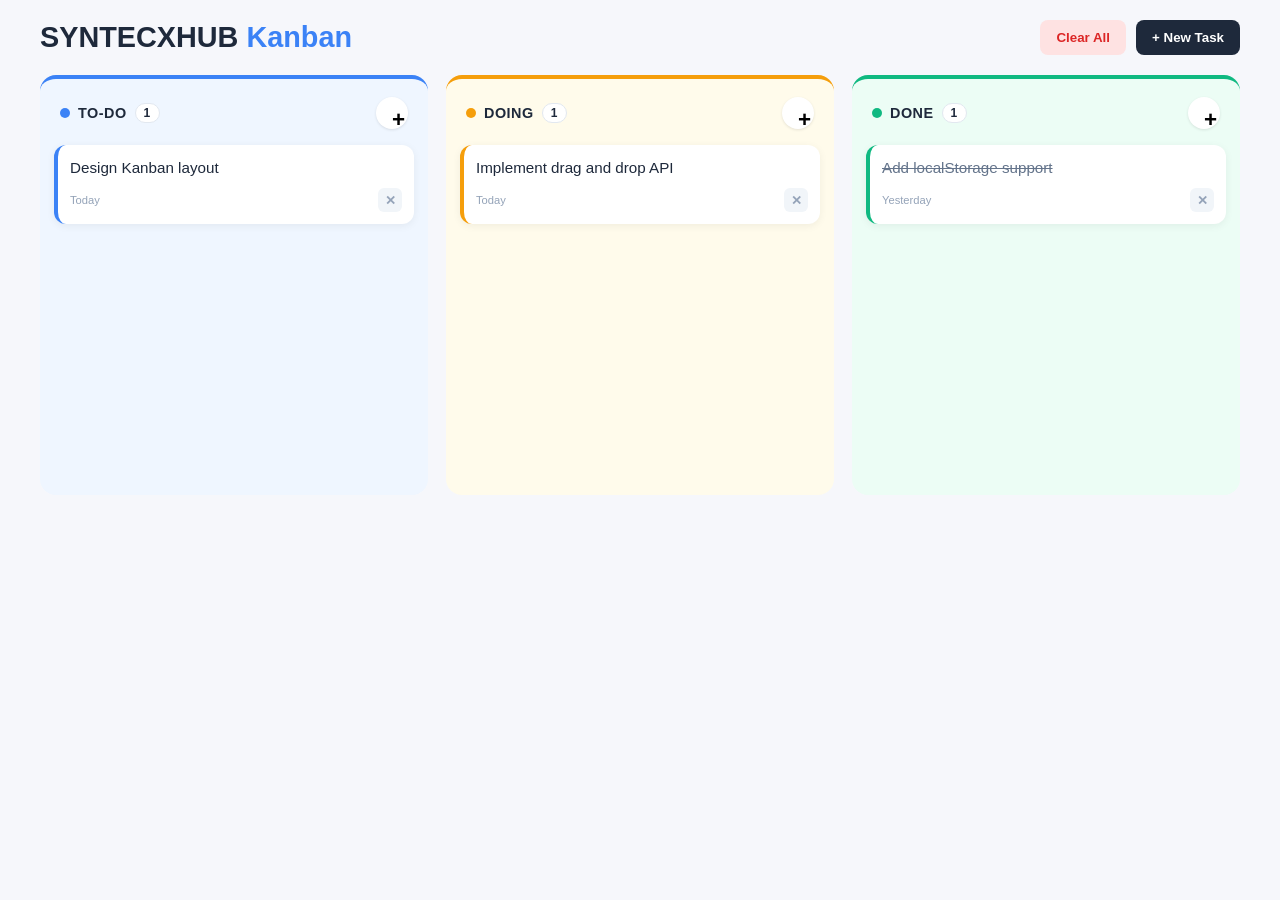
<file: Kanban Board/index.html>
<!DOCTYPE html>
<html lang="en">
<head>
  <meta charset="UTF-8">
  <meta name="viewport" content="width=device-width, initial-scale=1.0">
  <title>Kanban Board - SYNTECXHUB Project 2</title>
  <link rel="stylesheet" href="style.css">
</head>
<body>
  <header>
    <h1>SYNTECXHUB <span>Kanban</span></h1>
    <div class="actions">
      <button class="btn-clear" onclick="clearBoard()">Clear All</button>
      <button class="btn-primary" onclick="openModal('todo')">+ New Task</button>
    </div>
  </header>

  <main class="board" id="board">
    <section class="column" data-col="todo">
      <div class="col-header">
        <div class="col-title"><span class="dot todo-dot"></span> To-Do <span class="col-count" id="count-todo">0</span></div>
        <button class="add-btn" onclick="openModal('todo')">+</button>
      </div>
      <div class="task-list" data-list="todo"></div>
    </section>

    <section class="column" data-col="doing">
      <div class="col-header">
        <div class="col-title"><span class="dot doing-dot"></span> Doing <span class="col-count" id="count-doing">0</span></div>
        <button class="add-btn" onclick="openModal('doing')">+</button>
      </div>
      <div class="task-list" data-list="doing"></div>
    </section>

    <section class="column" data-col="done">
      <div class="col-header">
        <div class="col-title"><span class="dot done-dot"></span> Done <span class="col-count" id="count-done">0</span></div>
        <button class="add-btn" onclick="openModal('done')">+</button>
      </div>
      <div class="task-list" data-list="done"></div>
    </section>
  </main>

  <div class="modal-bg" id="modal">
    <div class="modal">
      <h3 id="modalTitle">Add Task</h3>
      <textarea id="taskInput" placeholder="What needs to be done?"></textarea>
      <div class="modal-actions">
        <button class="btn-ghost" onclick="closeModal()">Cancel</button>
        <button class="btn-primary" onclick="confirmAdd()">Add Task</button>
      </div>
    </div>
  </div>

  <script src="script.js"></script>
</body>
</html>
</file>
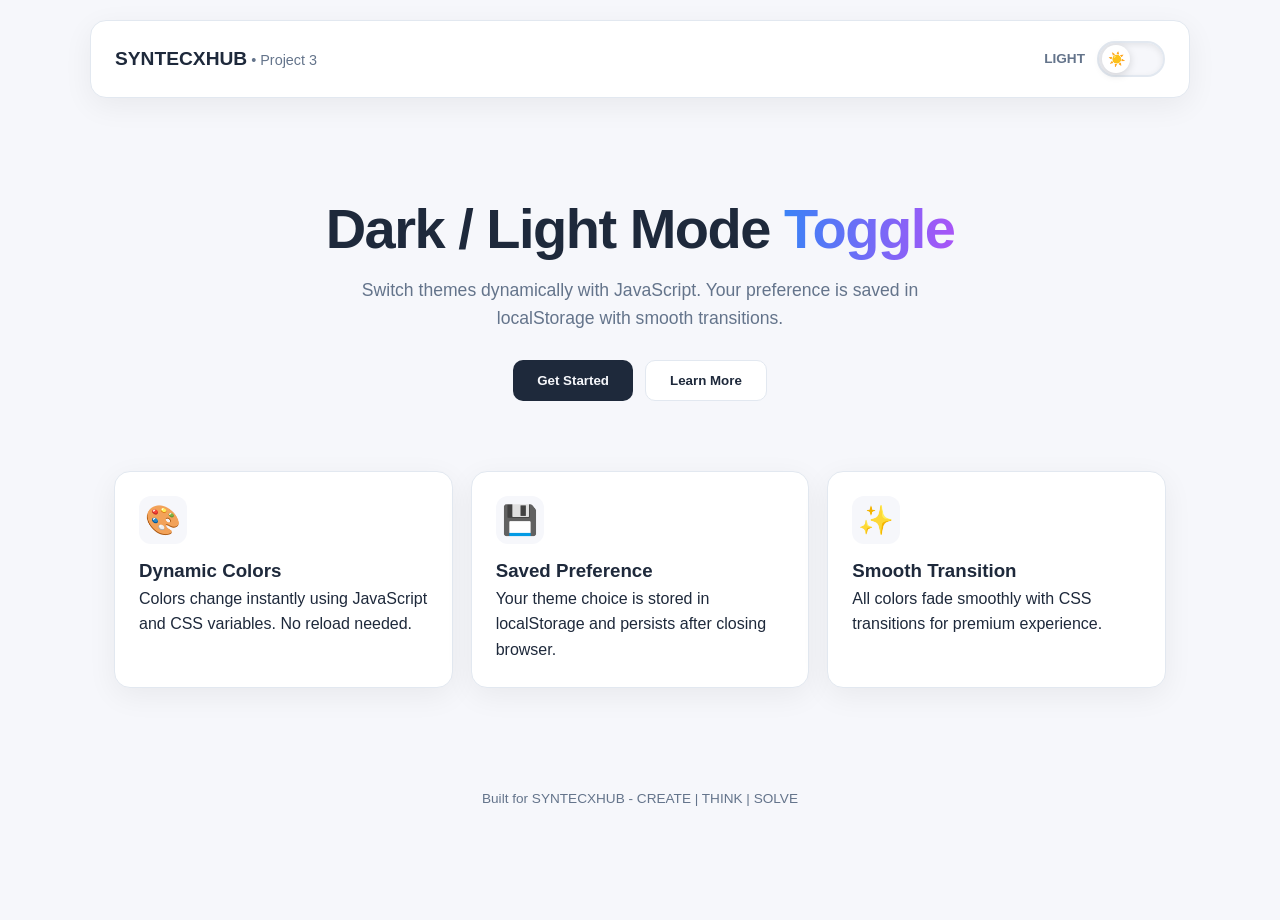
<file: Mode Toggie/index.html>
<!DOCTYPE html>
<html lang="en">
<head>
  <meta charset="UTF-8">
  <meta name="viewport" content="width=device-width, initial-scale=1.0">
  <title>Dark / Light Mode - SYNTECXHUB Project 3</title>
  <link rel="stylesheet" href="style.css">
</head>
<body>
  <header>
    <div class="logo">SYNTECXHUB<span> • Project 3</span></div>
    <div class="toggle-wrap">
      <span class="icon-label" id="modeLabel">Light</span>
      <button class="theme-toggle" id="themeToggle" aria-label="Toggle theme">
        <span class="toggle-track">
          <span class="toggle-thumb">
            <span class="icon sun">☀️</span>
            <span class="icon moon">🌙</span>
          </span>
        </span>
      </button>
    </div>
  </header>

  <main>
    <section class="hero">
      <h1>Dark / Light Mode <span class="gradient">Toggle</span></h1>
      <p>Switch themes dynamically with JavaScript. Your preference is saved in localStorage with smooth transitions.</p>
      <div class="btns">
        <button class="primary">Get Started</button>
        <button class="secondary">Learn More</button>
      </div>
    </section>

    <section class="cards">
      <div class="card">
        <div class="card-icon">🎨</div>
        <h3>Dynamic Colors</h3>
        <p>Colors change instantly using JavaScript and CSS variables. No reload needed.</p>
      </div>
      <div class="card">
        <div class="card-icon">💾</div>
        <h3>Saved Preference</h3>
        <p>Your theme choice is stored in localStorage and persists after closing browser.</p>
      </div>
      <div class="card">
        <div class="card-icon">✨</div>
        <h3>Smooth Transition</h3>
        <p>All colors fade smoothly with CSS transitions for premium experience.</p>
      </div>
    </section>
  </main>

  <footer><p>Built for SYNTECXHUB - CREATE | THINK | SOLVE</p></footer>
  <script src="script.js"></script>
</body>
</html>
</file>
<file: Kanban Board/style.css>
:root{
  --todo:#3b82f6;
  --doing:#f59e0b;
  --done:#10b981;
  --bg:#f6f7fb;
  --card:#ffffff;
  --text:#1e293b;
}
*{box-sizing:border-box;margin:0;padding:0;font-family:Inter,Segoe UI,sans-serif;}
body{background:var(--bg);min-height:100vh;padding:20px;color:var(--text);}
header{max-width:1200px;margin:0 auto 20px;display:flex;justify-content:space-between;align-items:center;flex-wrap:wrap;gap:10px;}
header h1{font-size:1.8rem;} header h1 span{color:var(--todo);}
.actions{display:flex;gap:10px;}
button{border:none;cursor:pointer;padding:10px 16px;border-radius:8px;font-weight:600;transition:.2s;}
.btn-primary{background:#1e293b;color:#fff;}
.btn-primary:hover{background:#0f172a;transform:translateY(-1px);}
.btn-clear{background:#fee2e2;color:#dc2626;}
.btn-ghost{background:#f1f5f9;}
.board{display:grid;grid-template-columns:repeat(3,1fr);gap:18px;max-width:1200px;margin:0 auto;}
@media(max-width:900px){.board{grid-template-columns:1fr;}}
.column{background:#eef2ff;border-radius:16px;padding:14px;min-height:420px;display:flex;flex-direction:column;transition:.2s;}
.column[data-col="todo"]{background:#eff6ff;border-top:4px solid var(--todo);}
.column[data-col="doing"]{background:#fffbeb;border-top:4px solid var(--doing);}
.column[data-col="done"]{background:#ecfdf5;border-top:4px solid var(--done);}
.column.drag-over{background:#dbeafe !important;outline:2px dashed var(--todo);transform:scale(1.01);}
.col-header{display:flex;justify-content:space-between;align-items:center;margin-bottom:12px;padding:4px 6px;}
.col-title{font-weight:800;text-transform:uppercase;letter-spacing:.5px;font-size:.9rem;display:flex;align-items:center;gap:8px;}
.col-count{background:#fff;padding:2px 8px;border-radius:20px;font-size:.75rem;border:1px solid #e2e8f0;}
.dot{width:10px;height:10px;border-radius:50%;display:inline-block;}
.todo-dot{background:var(--todo);} .doing-dot{background:var(--doing);} .done-dot{background:var(--done);}
.add-btn{font-size:1.4rem;background:#fff;width:32px;height:32px;border-radius:50%;display:grid;place-items:center;box-shadow:0 1px 3px rgba(0,0,0,.1);}
.task-list{flex:1;display:flex;flex-direction:column;gap:12px;min-height:100px;}
.task{background:var(--card);border-radius:12px;padding:12px;box-shadow:0 2px 8px rgba(0,0,0,.06);cursor:grab;border-left:4px solid #e2e8f0;transition:.15s;}
.task:active{cursor:grabbing;transform:rotate(1deg) scale(1.02);}
.task.dragging{opacity:.4;}
.task[data-col="todo"]{border-left-color:var(--todo);}
.task[data-col="doing"]{border-left-color:var(--doing);}
.task[data-col="done"]{border-left-color:var(--done);}
.task[data-col="done"] .task-text{text-decoration:line-through;color:#64748b;}
.task-text{outline:none;word-break:break-word;font-size:.95rem;line-height:1.4;min-height:20px;cursor:text;}
.task-footer{display:flex;justify-content:space-between;align-items:center;margin-top:10px;}
.task-time{font-size:.7rem;color:#94a3b8;}
.delete-btn{background:#f1f5f9;color:#94a3b8;width:24px;height:24px;border-radius:6px;padding:0;}
.delete-btn:hover{background:#fee2e2;color:#ef4444;}
.modal-bg{position:fixed;inset:0;background:rgba(15,23,42,.5);display:none;place-items:center;z-index:50;padding:20px;}
.modal-bg.open{display:grid;}
.modal{background:#fff;border-radius:16px;padding:20px;width:100%;max-width:400px;}
.modal textarea{width:100%;min-height:80px;padding:12px;border:1px solid #e2e8f0;border-radius:10px;resize:none;outline:none;}
.modal-actions{display:flex;justify-content:flex-end;gap:10px;margin-top:14px;}
</file>
<file: Mode Toggie/style.css>
:root{
  --bg:#f6f7fb; --bg2:#ffffff; --text:#1e293b; --text2:#64748b;
  --card:#ffffff; --border:#e2e8f0; --primary:#3b82f6;
  --shadow:0 8px 30px rgba(0,0,0,.06);
  --transition:0.4s cubic-bezier(0.4,0,0.2,1);
}
[data-theme="dark"]{
  --bg:#0f172a; --bg2:#1e293b; --text:#f1f5f9; --text2:#94a3b8;
  --card:#1e293b; --border:#334155; --primary:#60a5fa;
  --shadow:0 8px 30px rgba(0,0,0,.4);
}
*{margin:0;padding:0;box-sizing:border-box;font-family:Inter,sans-serif;
  transition: background-color var(--transition), color var(--transition), border-color var(--transition), box-shadow var(--transition);}
body{background:var(--bg);color:var(--text);min-height:100vh;line-height:1.6;}
header{max-width:1100px;margin:20px auto 0;padding:20px 24px;display:flex;justify-content:space-between;align-items:center;background:var(--card);border:1px solid var(--border);border-radius:16px;box-shadow:var(--shadow);}
.logo{font-weight:800;font-size:1.2rem;} .logo span{font-weight:400;color:var(--text2);font-size:0.9rem;}
.toggle-wrap{display:flex;align-items:center;gap:12px;}
.icon-label{font-size:0.85rem;font-weight:600;color:var(--text2);text-transform:uppercase;}
.theme-toggle{border:none;background:none;cursor:pointer;}
.toggle-track{width:68px;height:36px;background:var(--bg);border:2px solid var(--border);border-radius:50px;display:flex;align-items:center;padding:3px;box-shadow:inset 0 2px 6px rgba(0,0,0,.08);}
.toggle-thumb{width:28px;height:28px;background:var(--card);border-radius:50%;display:grid;place-items:center;box-shadow:0 2px 8px rgba(0,0,0,.15);transform:translateX(0);transition:transform var(--transition);position:relative;overflow:hidden;}
[data-theme="dark"] .toggle-thumb{transform:translateX(32px);background:#facc15;}
.icon{position:absolute;font-size:14px;transition:opacity var(--transition),transform var(--transition);}
.icon.sun{opacity:1;transform:rotate(0deg) scale(1);} .icon.moon{opacity:0;transform:rotate(-90deg) scale(0.5);}
[data-theme="dark"] .icon.sun{opacity:0;transform:rotate(90deg) scale(0.5);} [data-theme="dark"] .icon.moon{opacity:1;transform:rotate(0deg) scale(1);}
main{max-width:1100px;margin:0 auto;padding:40px 24px;} .hero{text-align:center;padding:60px 20px 40px;}
.hero h1{font-size:clamp(2.2rem,5vw,3.5rem);font-weight:800;line-height:1.1;letter-spacing:-1.5px;margin-bottom:16px;}
.gradient{background:linear-gradient(90deg,var(--primary),#a855f7);-webkit-background-clip:text;-webkit-text-fill-color:transparent;}
.hero p{color:var(--text2);max-width:600px;margin:0 auto 28px;font-size:1.1rem;}
.btns{display:flex;gap:12px;justify-content:center;} .primary{background:var(--text);color:var(--bg);border:none;padding:12px 24px;border-radius:10px;font-weight:600;cursor:pointer;} .secondary{background:var(--card);color:var(--text);border:1px solid var(--border);padding:12px 24px;border-radius:10px;font-weight:600;cursor:pointer;}
.cards{display:grid;grid-template-columns:repeat(3,1fr);gap:18px;margin-top:30px;} @media(max-width:800px){.cards{grid-template-columns:1fr;}}
.card{background:var(--card);border:1px solid var(--border);border-radius:16px;padding:24px;box-shadow:var(--shadow);} .card:hover{transform:translateY(-4px);}
.card-icon{font-size:1.8rem;margin-bottom:12px;width:48px;height:48px;background:var(--bg);border-radius:12px;display:grid;place-items:center;}
footer{max-width:1100px;margin:40px auto 20px;text-align:center;color:var(--text2);font-size:0.85rem;padding:20px;}
</file>
